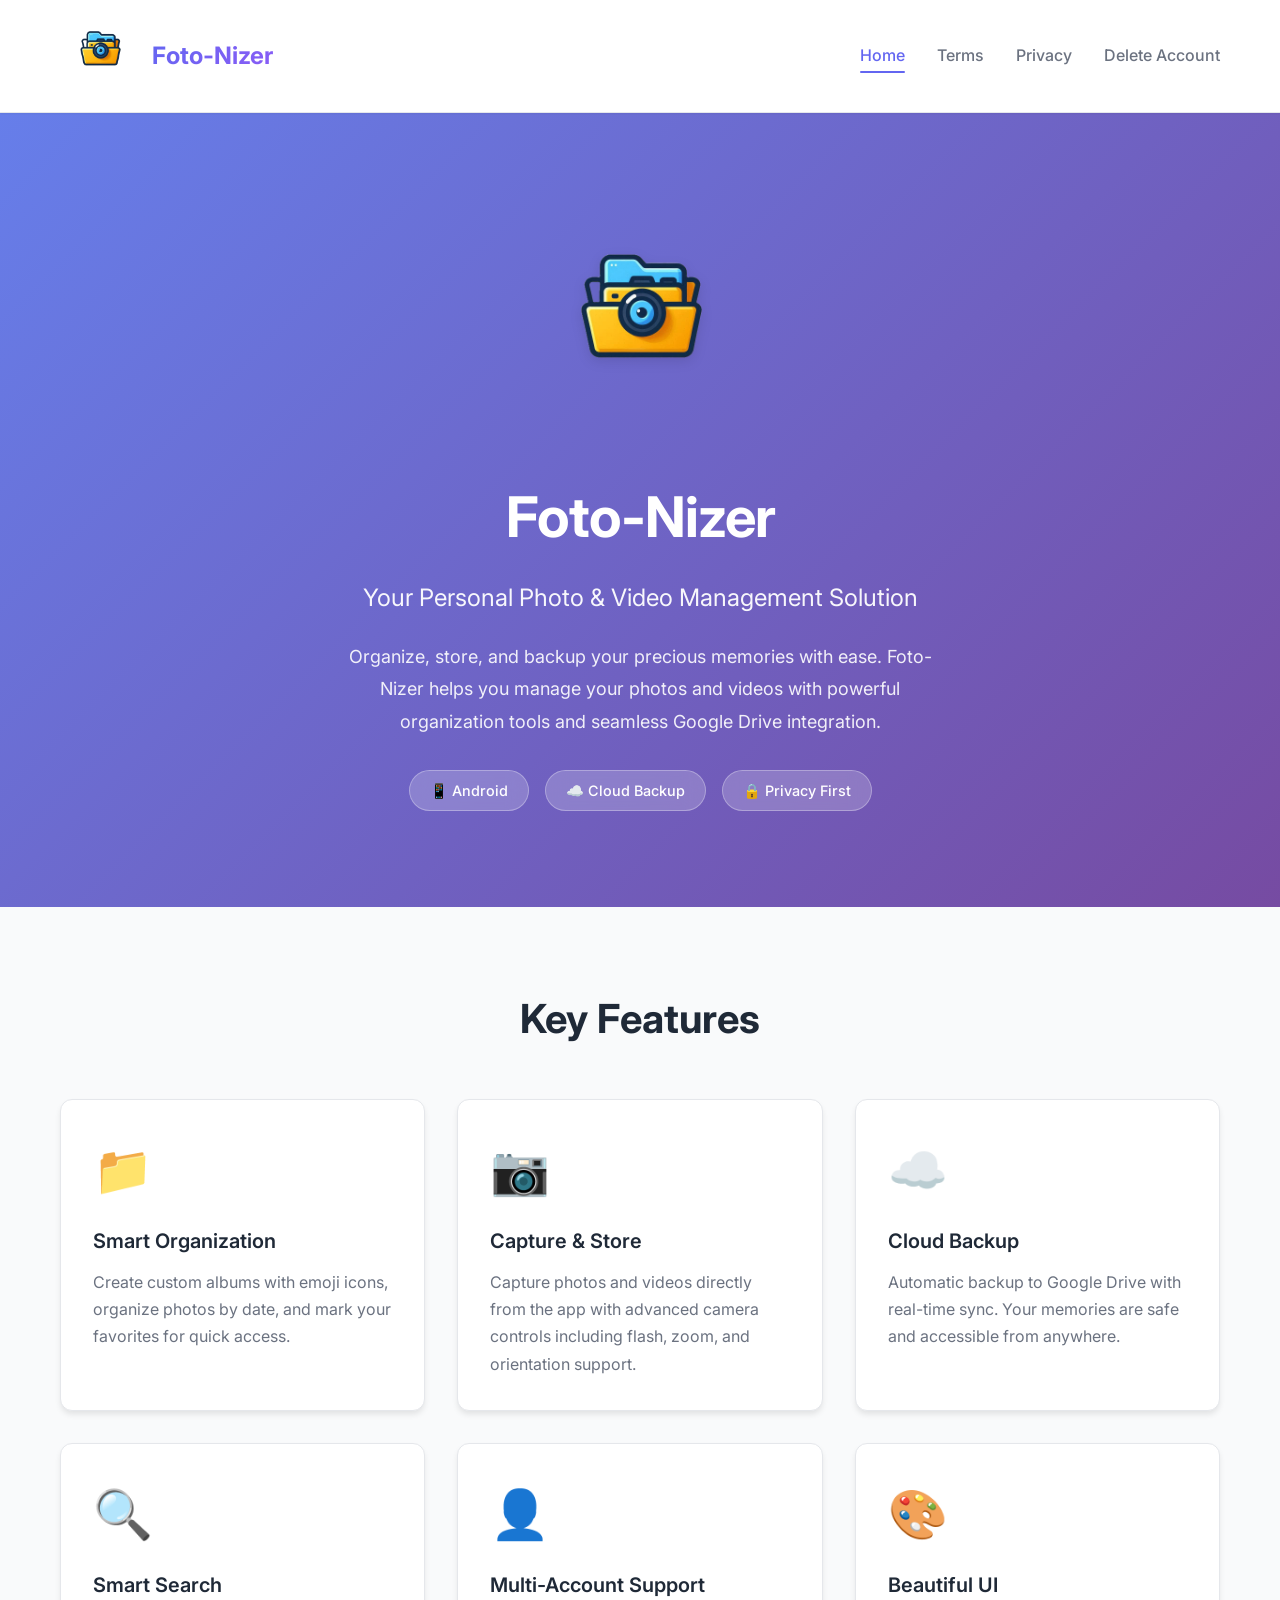
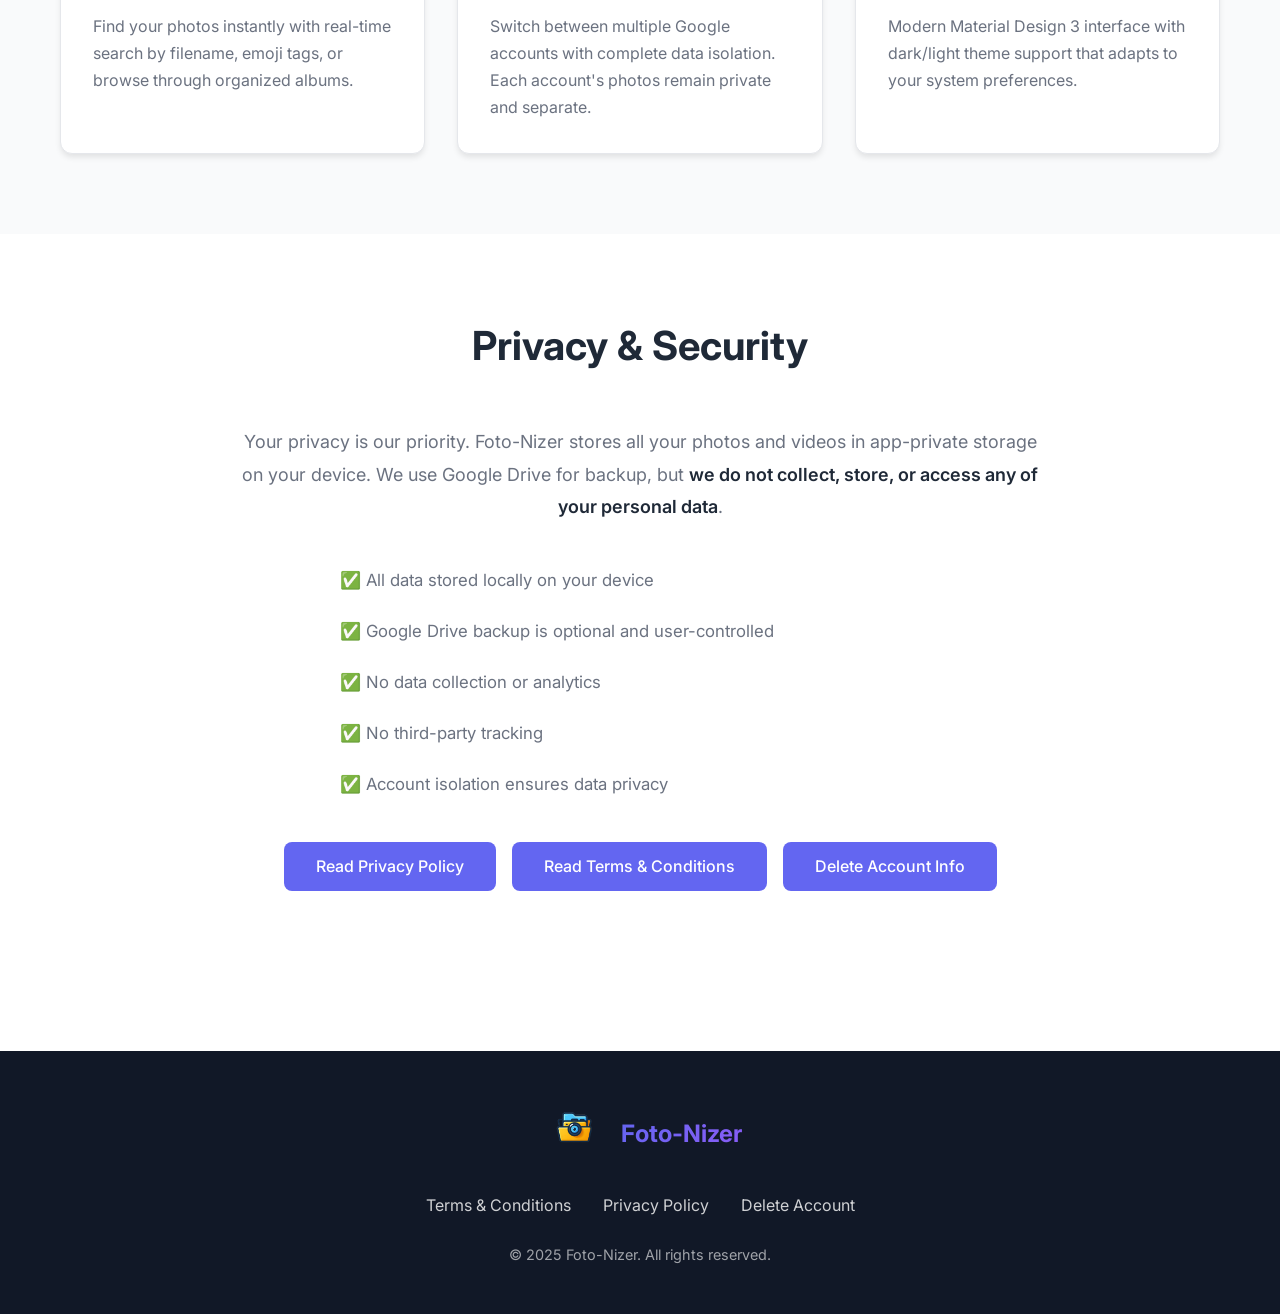
<file: website/index.html>
<!DOCTYPE html>
<html lang="en">
<head>
    <meta charset="UTF-8">
    <meta name="viewport" content="width=device-width, initial-scale=1.0">
    <meta name="description" content="Foto-Nizer - Organize, store, and backup your photos and videos with Google Drive integration">
    <title>Foto-Nizer - Photo & Video Management App</title>
    <link rel="stylesheet" href="styles.css">
    <link rel="preconnect" href="https://fonts.googleapis.com">
    <link rel="preconnect" href="https://fonts.gstatic.com" crossorigin>
    <link href="https://fonts.googleapis.com/css2?family=Inter:wght@300;400;500;600;700&display=swap" rel="stylesheet">
</head>
<body>
    <header class="header">
        <nav class="nav">
            <div class="nav-container">
                <a href="index.html" class="logo">
                    <img src="logo.png" alt="Foto-Nizer" class="logo-img">
                    <span class="logo-text">Foto-Nizer</span>
                </a>
                <div class="nav-links">
                    <a href="index.html" class="nav-link active">Home</a>
                    <a href="terms.html" class="nav-link">Terms</a>
                    <a href="privacy.html" class="nav-link">Privacy</a>
                    <a href="delete-account.html" class="nav-link">Delete Account</a>
                </div>
            </div>
        </nav>
    </header>

    <main>
        <section class="hero">
            <div class="hero-container">
                <div class="hero-content">
                    <img src="logo.png" alt="Foto-Nizer" class="hero-logo">
                    <h1 class="hero-title">Foto-Nizer</h1>
                    <p class="hero-subtitle">Your Personal Photo & Video Management Solution</p>
                    <p class="hero-description">
                        Organize, store, and backup your precious memories with ease. 
                        Foto-Nizer helps you manage your photos and videos with powerful organization 
                        tools and seamless Google Drive integration.
                    </p>
                    <div class="hero-badges">
                        <span class="badge">📱 Android</span>
                        <span class="badge">☁️ Cloud Backup</span>
                        <span class="badge">🔒 Privacy First</span>
                    </div>
                </div>
            </div>
        </section>

        <section class="features">
            <div class="container">
                <h2 class="section-title">Key Features</h2>
                <div class="features-grid">
                    <div class="feature-card">
                        <div class="feature-icon">📁</div>
                        <h3 class="feature-title">Smart Organization</h3>
                        <p class="feature-description">
                            Create custom albums with emoji icons, organize photos by date, 
                            and mark your favorites for quick access.
                        </p>
                    </div>
                    <div class="feature-card">
                        <div class="feature-icon">📷</div>
                        <h3 class="feature-title">Capture & Store</h3>
                        <p class="feature-description">
                            Capture photos and videos directly from the app with advanced 
                            camera controls including flash, zoom, and orientation support.
                        </p>
                    </div>
                    <div class="feature-card">
                        <div class="feature-icon">☁️</div>
                        <h3 class="feature-title">Cloud Backup</h3>
                        <p class="feature-description">
                            Automatic backup to Google Drive with real-time sync. 
                            Your memories are safe and accessible from anywhere.
                        </p>
                    </div>
                    <div class="feature-card">
                        <div class="feature-icon">🔍</div>
                        <h3 class="feature-title">Smart Search</h3>
                        <p class="feature-description">
                            Find your photos instantly with real-time search by filename, 
                            emoji tags, or browse through organized albums.
                        </p>
                    </div>
                    <div class="feature-card">
                        <div class="feature-icon">👤</div>
                        <h3 class="feature-title">Multi-Account Support</h3>
                        <p class="feature-description">
                            Switch between multiple Google accounts with complete data isolation. 
                            Each account's photos remain private and separate.
                        </p>
                    </div>
                    <div class="feature-card">
                        <div class="feature-icon">🎨</div>
                        <h3 class="feature-title">Beautiful UI</h3>
                        <p class="feature-description">
                            Modern Material Design 3 interface with dark/light theme support 
                            that adapts to your system preferences.
                        </p>
                    </div>
                </div>
            </div>
        </section>

        <section class="privacy-section">
            <div class="container">
                <h2 class="section-title">Privacy & Security</h2>
                <div class="privacy-content">
                    <p class="privacy-text">
                        Your privacy is our priority. Foto-Nizer stores all your photos and videos 
                        in app-private storage on your device. We use Google Drive for backup, but 
                        <strong>we do not collect, store, or access any of your personal data</strong>.
                    </p>
                    <ul class="privacy-list">
                        <li>✅ All data stored locally on your device</li>
                        <li>✅ Google Drive backup is optional and user-controlled</li>
                        <li>✅ No data collection or analytics</li>
                        <li>✅ No third-party tracking</li>
                        <li>✅ Account isolation ensures data privacy</li>
                    </ul>
                    <div class="privacy-links">
                        <a href="privacy.html" class="btn-secondary">Read Privacy Policy</a>
                        <a href="terms.html" class="btn-secondary">Read Terms & Conditions</a>
                        <a href="delete-account.html" class="btn-secondary">Delete Account Info</a>
                    </div>
                </div>
            </div>
        </section>
    </main>

    <footer class="footer">
        <div class="container">
            <div class="footer-content">
                <a href="index.html" class="footer-logo">
                    <img src="logo.png" alt="Foto-Nizer" class="logo-img">
                    <span class="logo-text">Foto-Nizer</span>
                </a>
                <div class="footer-links">
                    <a href="terms.html">Terms & Conditions</a>
                    <a href="privacy.html">Privacy Policy</a>
                    <a href="delete-account.html">Delete Account</a>
                </div>
                <p class="footer-text">© 2025 Foto-Nizer. All rights reserved.</p>
            </div>
        </div>
    </footer>
</body>
</html>
</file>
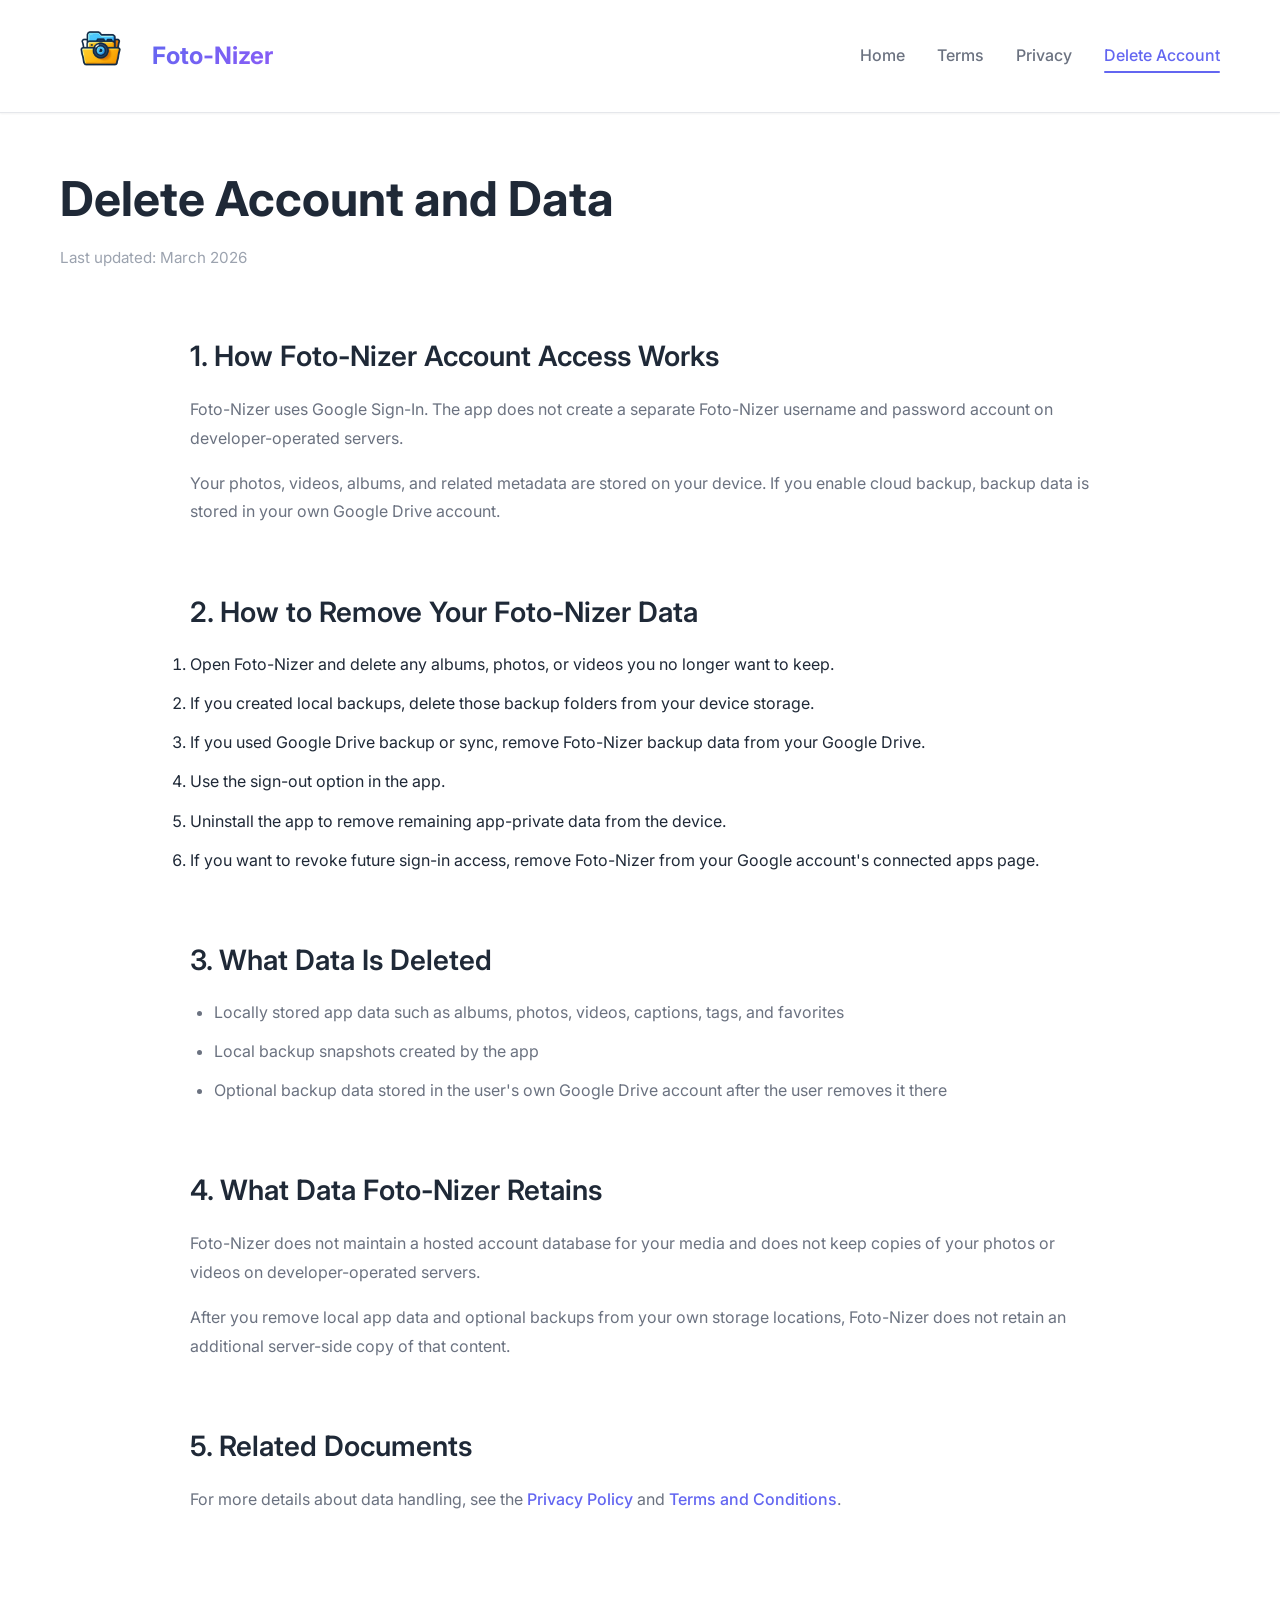
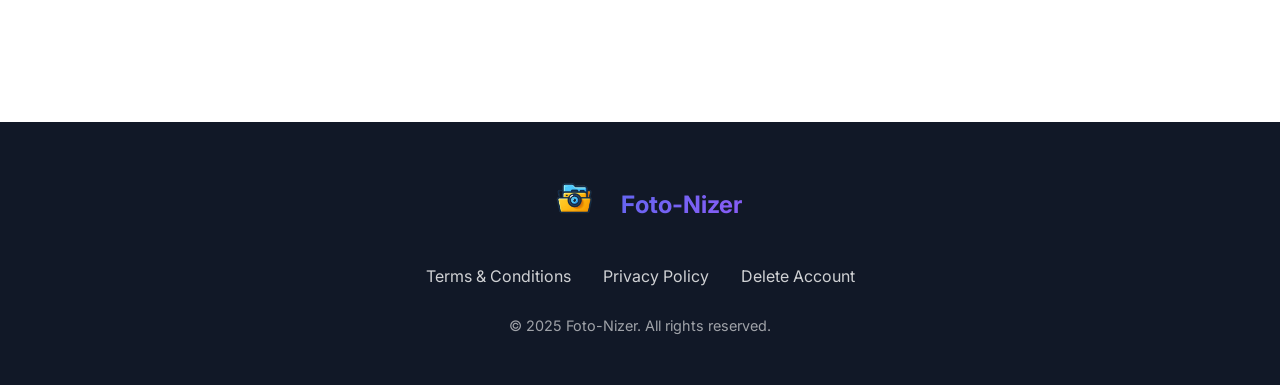
<file: website/delete-account.html>
<!DOCTYPE html>
<html lang="en">
<head>
    <meta charset="UTF-8">
    <meta name="viewport" content="width=device-width, initial-scale=1.0">
    <meta name="description" content="Account and data deletion information for Foto-Nizer">
    <title>Delete Account - Foto-Nizer</title>
    <link rel="stylesheet" href="styles.css">
    <link rel="preconnect" href="https://fonts.googleapis.com">
    <link rel="preconnect" href="https://fonts.gstatic.com" crossorigin>
    <link href="https://fonts.googleapis.com/css2?family=Inter:wght@300;400;500;600;700&display=swap" rel="stylesheet">
</head>
<body>
    <header class="header">
        <nav class="nav">
            <div class="nav-container">
                <a href="index.html" class="logo">
                    <img src="logo.png" alt="Foto-Nizer" class="logo-img">
                    <span class="logo-text">Foto-Nizer</span>
                </a>
                <div class="nav-links">
                    <a href="index.html" class="nav-link">Home</a>
                    <a href="terms.html" class="nav-link">Terms</a>
                    <a href="privacy.html" class="nav-link">Privacy</a>
                    <a href="delete-account.html" class="nav-link active">Delete Account</a>
                </div>
            </div>
        </nav>
    </header>

    <main>
        <section class="legal-page">
            <div class="container">
                <h1 class="legal-title">Delete Account and Data</h1>
                <p class="legal-updated">Last updated: March 2026</p>

                <div class="legal-content">
                    <section class="legal-section">
                        <h2>1. How Foto-Nizer Account Access Works</h2>
                        <p>
                            Foto-Nizer uses Google Sign-In. The app does not create a separate Foto-Nizer username and
                            password account on developer-operated servers.
                        </p>
                        <p>
                            Your photos, videos, albums, and related metadata are stored on your device. If you enable
                            cloud backup, backup data is stored in your own Google Drive account.
                        </p>
                    </section>

                    <section class="legal-section">
                        <h2>2. How to Remove Your Foto-Nizer Data</h2>
                        <ol>
                            <li>Open Foto-Nizer and delete any albums, photos, or videos you no longer want to keep.</li>
                            <li>If you created local backups, delete those backup folders from your device storage.</li>
                            <li>If you used Google Drive backup or sync, remove Foto-Nizer backup data from your Google Drive.</li>
                            <li>Use the sign-out option in the app.</li>
                            <li>Uninstall the app to remove remaining app-private data from the device.</li>
                            <li>If you want to revoke future sign-in access, remove Foto-Nizer from your Google account's connected apps page.</li>
                        </ol>
                    </section>

                    <section class="legal-section">
                        <h2>3. What Data Is Deleted</h2>
                        <ul>
                            <li>Locally stored app data such as albums, photos, videos, captions, tags, and favorites</li>
                            <li>Local backup snapshots created by the app</li>
                            <li>Optional backup data stored in the user's own Google Drive account after the user removes it there</li>
                        </ul>
                    </section>

                    <section class="legal-section">
                        <h2>4. What Data Foto-Nizer Retains</h2>
                        <p>
                            Foto-Nizer does not maintain a hosted account database for your media and does not keep copies
                            of your photos or videos on developer-operated servers.
                        </p>
                        <p>
                            After you remove local app data and optional backups from your own storage locations, Foto-Nizer
                            does not retain an additional server-side copy of that content.
                        </p>
                    </section>

                    <section class="legal-section">
                        <h2>5. Related Documents</h2>
                        <p>
                            For more details about data handling, see the
                            <a href="privacy.html">Privacy Policy</a> and
                            <a href="terms.html">Terms and Conditions</a>.
                        </p>
                    </section>
                </div>
            </div>
        </section>
    </main>

    <footer class="footer">
        <div class="container">
            <div class="footer-content">
                <a href="index.html" class="footer-logo">
                    <img src="logo.png" alt="Foto-Nizer" class="logo-img">
                    <span class="logo-text">Foto-Nizer</span>
                </a>
                <div class="footer-links">
                    <a href="terms.html">Terms & Conditions</a>
                    <a href="privacy.html">Privacy Policy</a>
                    <a href="delete-account.html">Delete Account</a>
                </div>
                <p class="footer-text">&copy; 2025 Foto-Nizer. All rights reserved.</p>
            </div>
        </div>
    </footer>
</body>
</html>
</file>
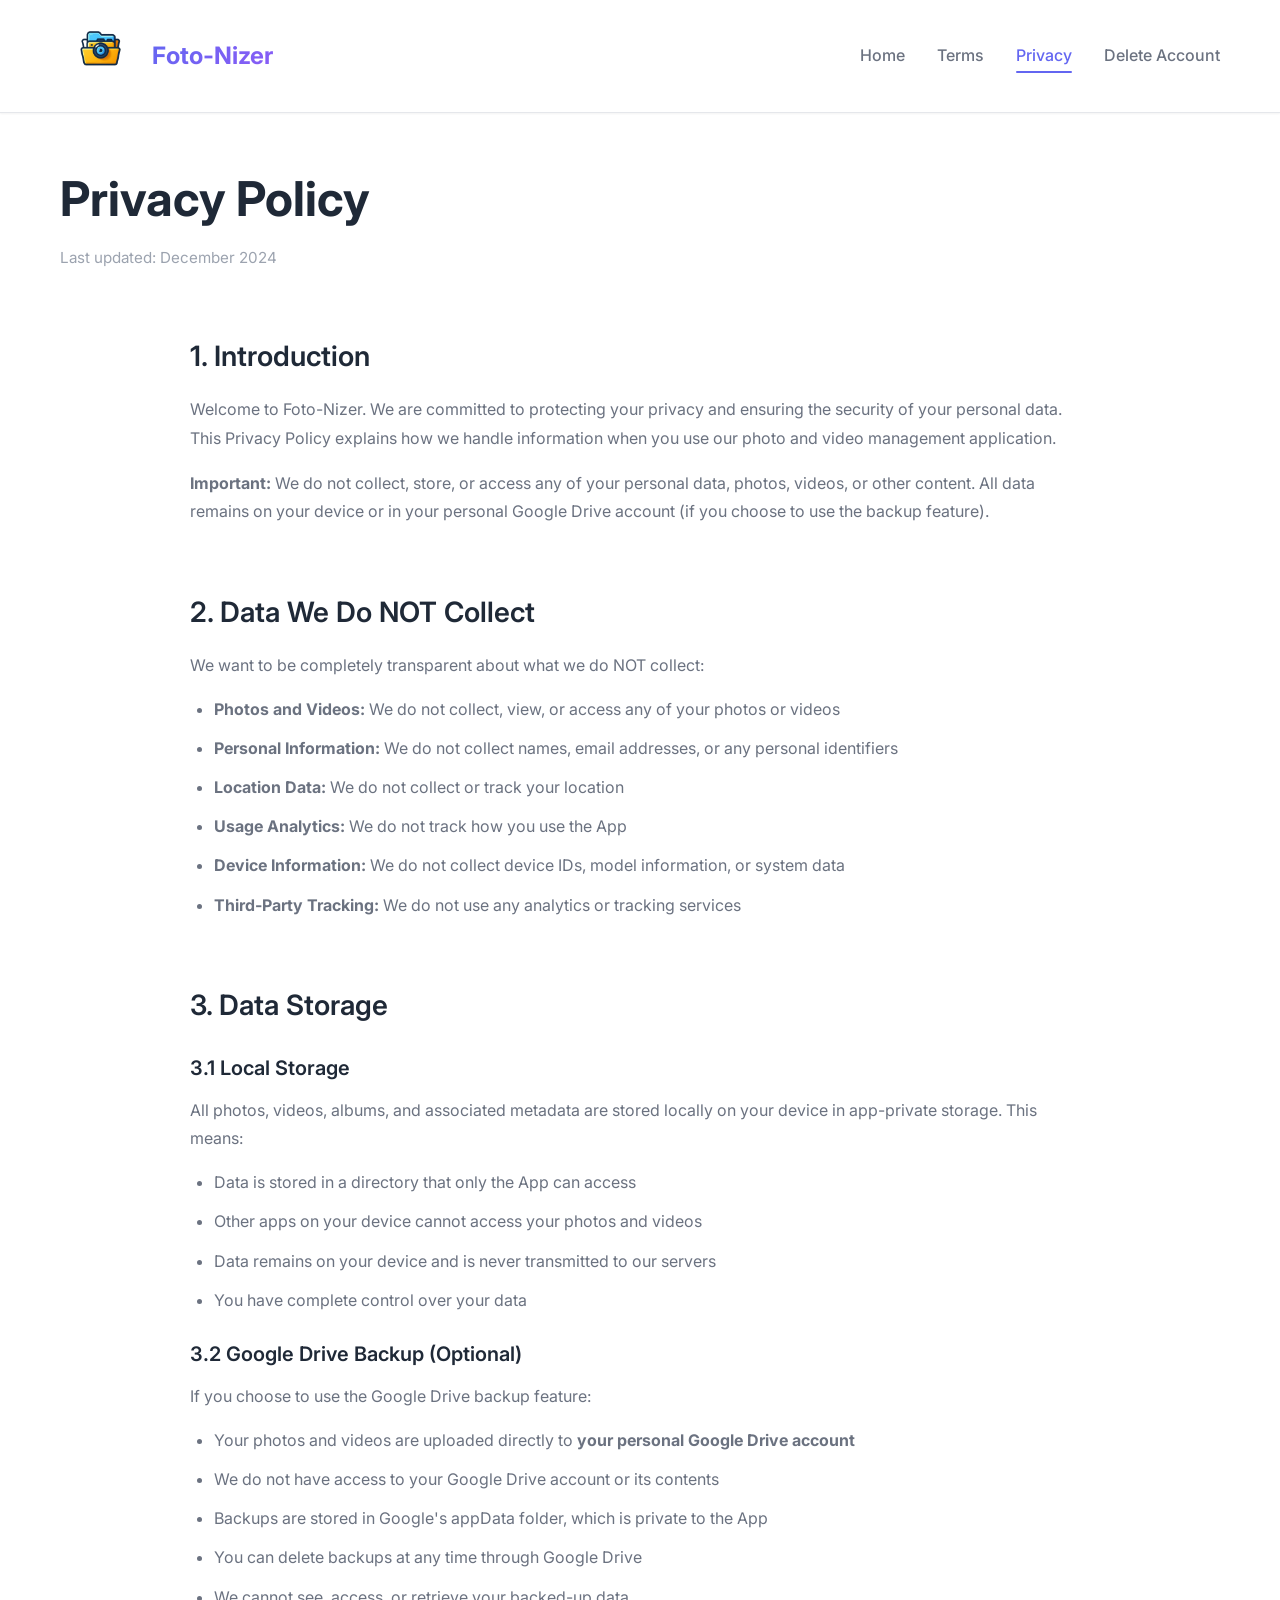
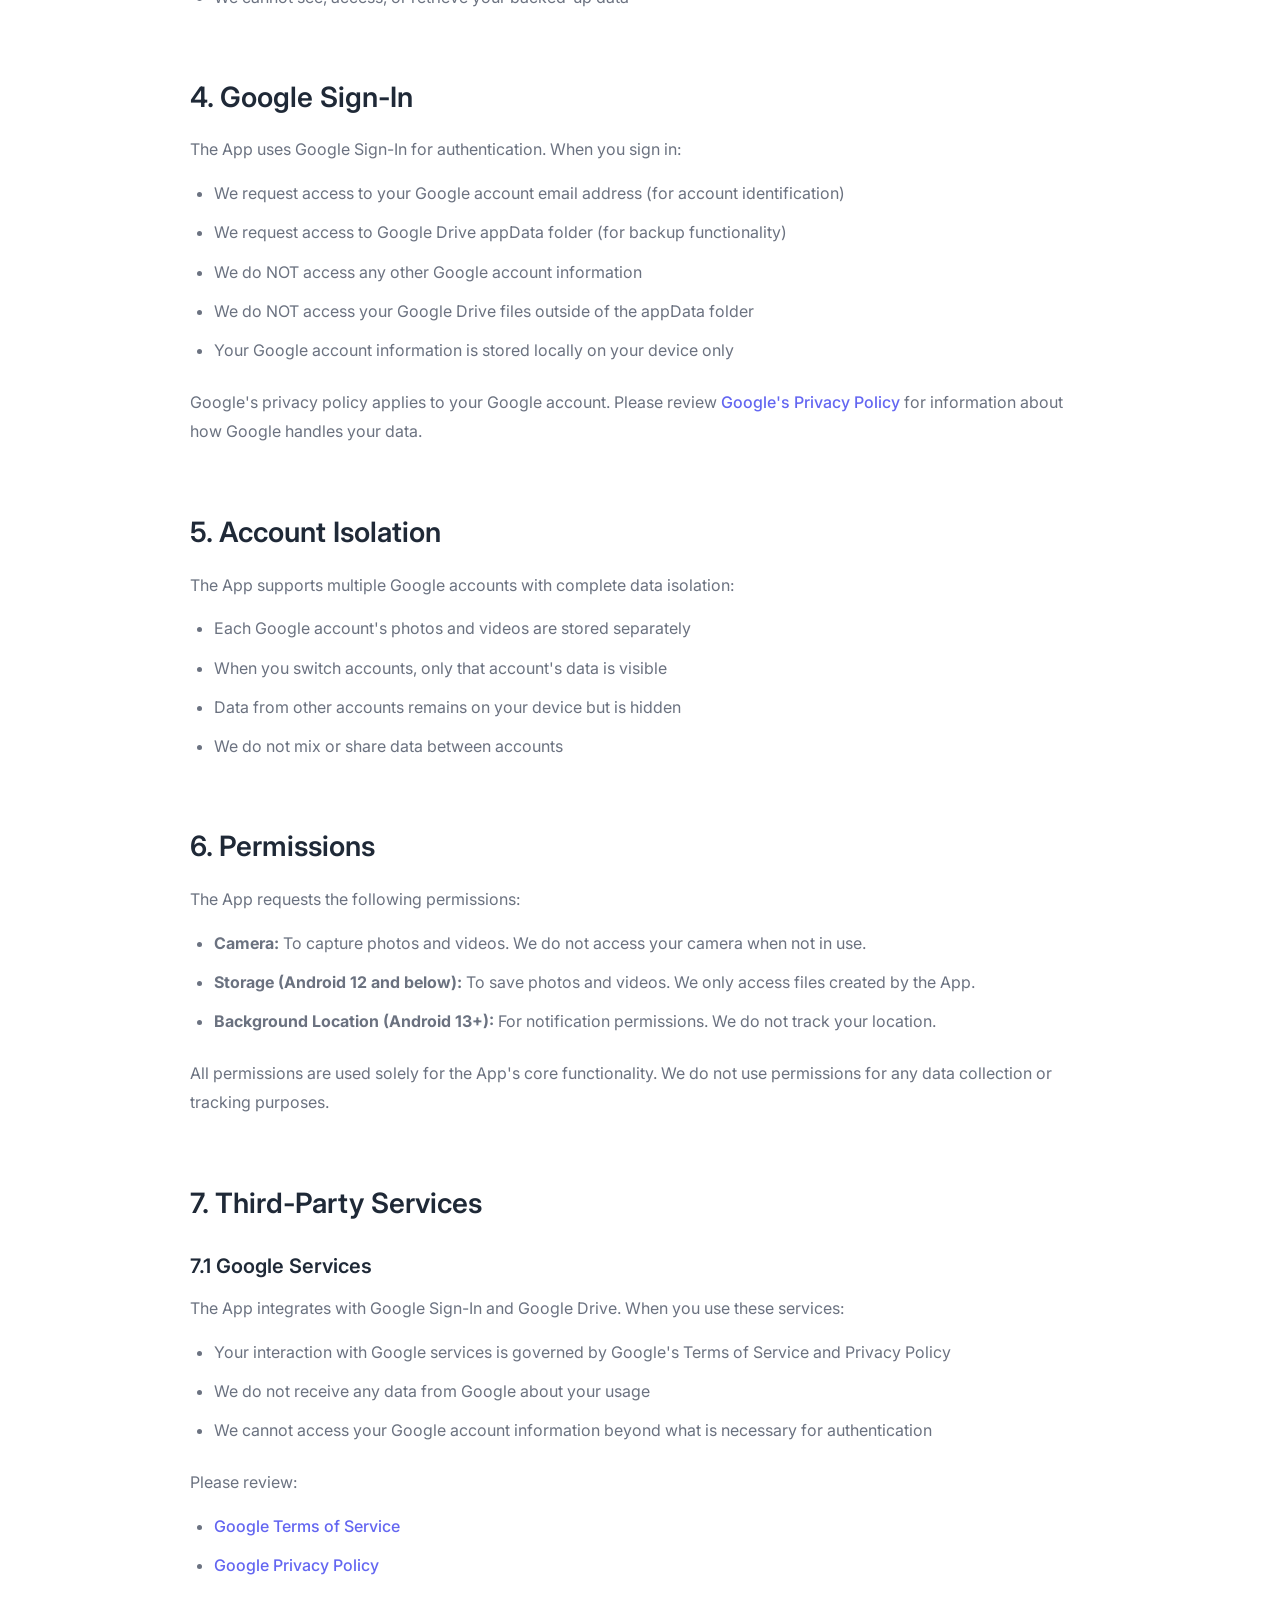
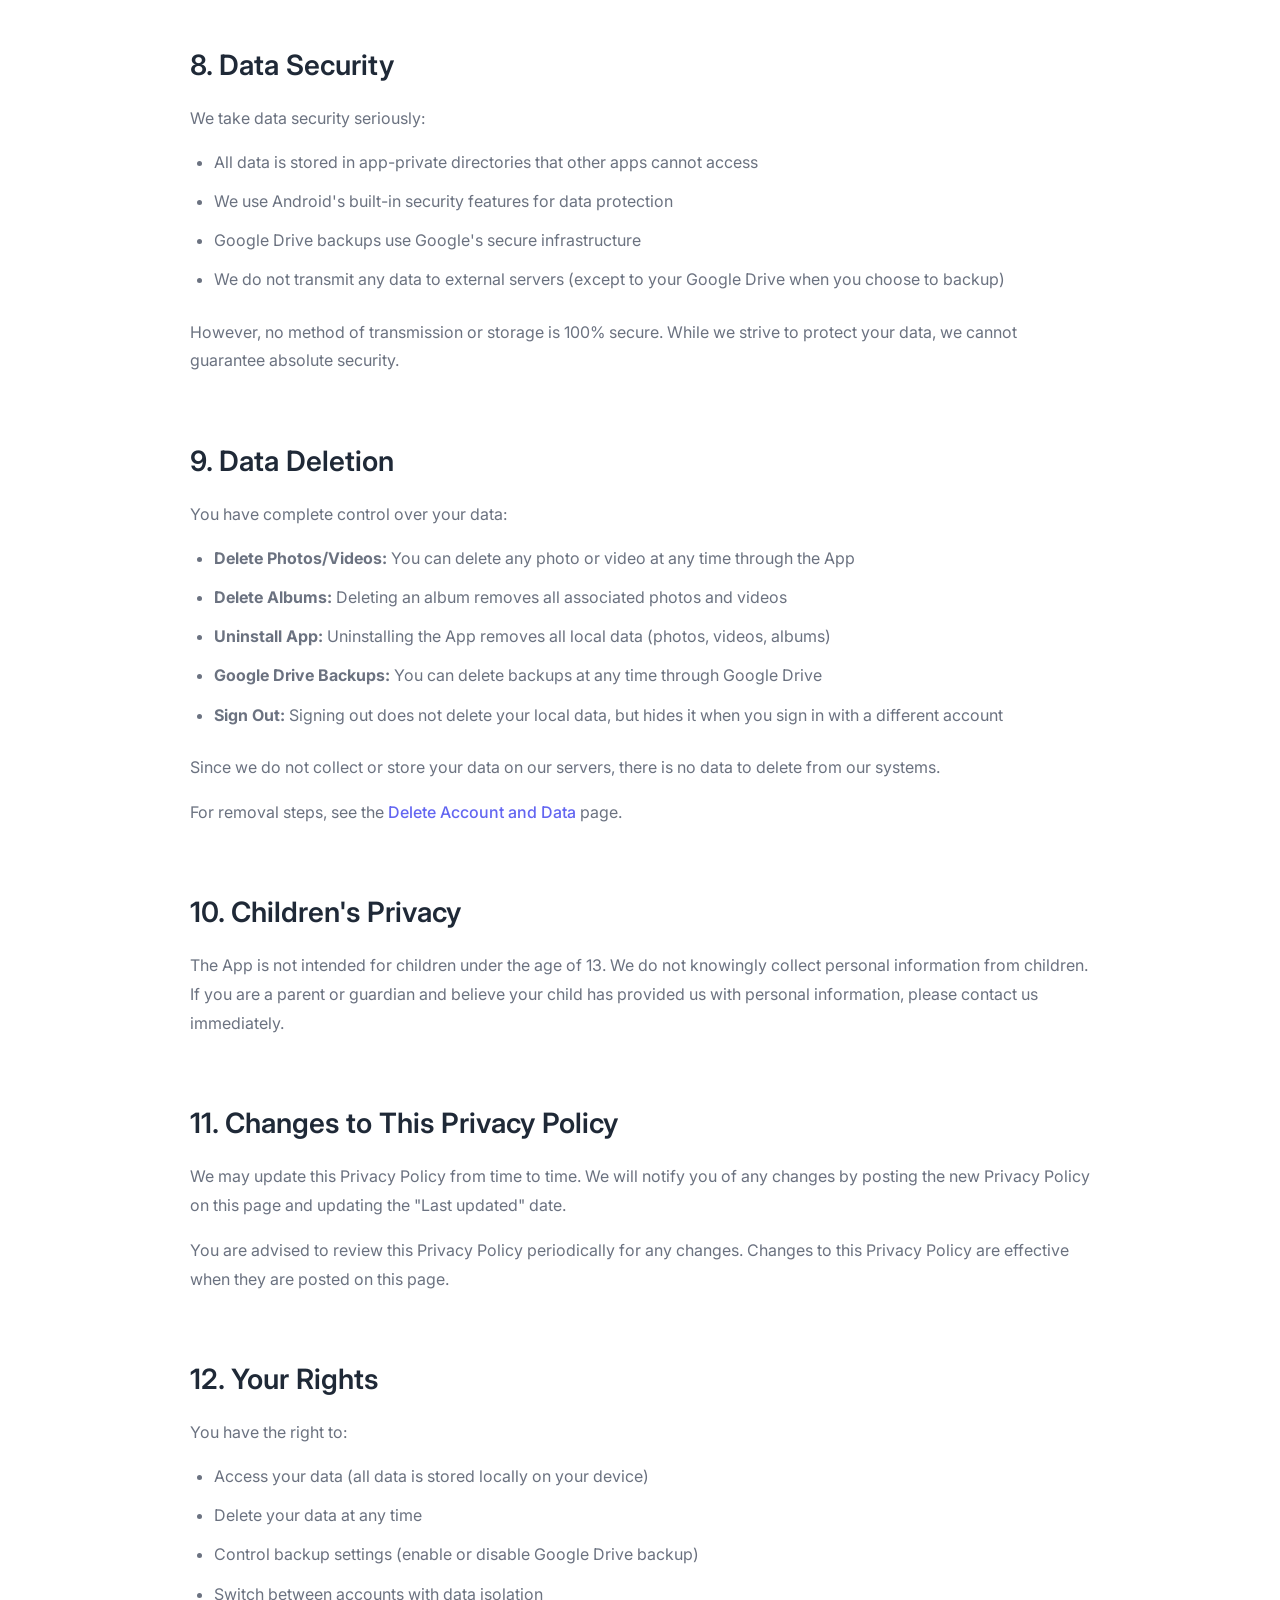
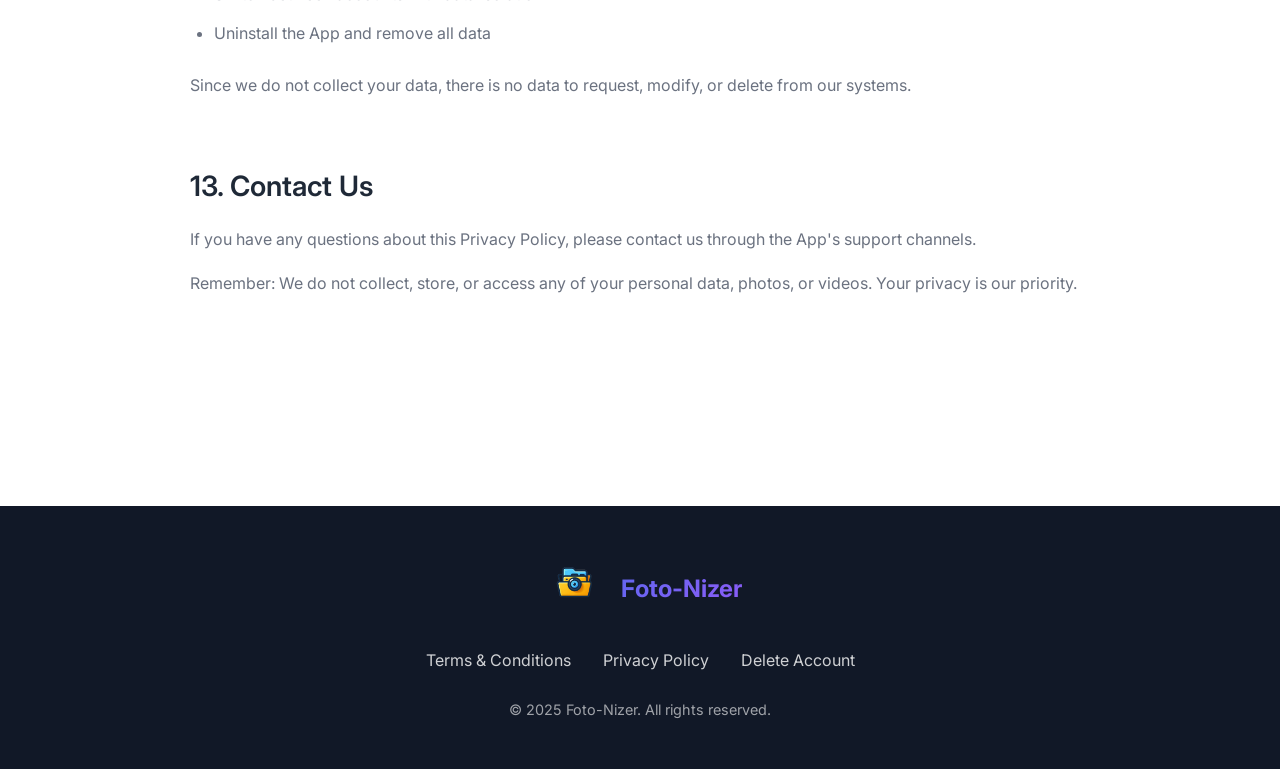
<file: website/privacy.html>
<!DOCTYPE html>
<html lang="en">
<head>
    <meta charset="UTF-8">
    <meta name="viewport" content="width=device-width, initial-scale=1.0">
    <meta name="description" content="Privacy Policy for Foto-Nizer Photo Management App">
    <title>Privacy Policy - Foto-Nizer</title>
    <link rel="stylesheet" href="styles.css">
    <link rel="preconnect" href="https://fonts.googleapis.com">
    <link rel="preconnect" href="https://fonts.gstatic.com" crossorigin>
    <link href="https://fonts.googleapis.com/css2?family=Inter:wght@300;400;500;600;700&display=swap" rel="stylesheet">
</head>
<body>
    <header class="header">
        <nav class="nav">
            <div class="nav-container">
                <a href="index.html" class="logo">
                    <img src="logo.png" alt="Foto-Nizer" class="logo-img">
                    <span class="logo-text">Foto-Nizer</span>
                </a>
                <div class="nav-links">
                    <a href="index.html" class="nav-link">Home</a>
                    <a href="terms.html" class="nav-link">Terms</a>
                    <a href="privacy.html" class="nav-link active">Privacy</a>
                    <a href="delete-account.html" class="nav-link">Delete Account</a>
                </div>
            </div>
        </nav>
    </header>

    <main>
        <section class="legal-page">
            <div class="container">
                <h1 class="legal-title">Privacy Policy</h1>
                <p class="legal-updated">Last updated: December 2024</p>

                <div class="legal-content">
                    <section class="legal-section">
                        <h2>1. Introduction</h2>
                        <p>
                            Welcome to Foto-Nizer. We are committed to protecting your privacy and ensuring the security of your personal data. 
                            This Privacy Policy explains how we handle information when you use our photo and video management application.
                        </p>
                        <p>
                            <strong>Important:</strong> We do not collect, store, or access any of your personal data, photos, videos, or other content. 
                            All data remains on your device or in your personal Google Drive account (if you choose to use the backup feature).
                        </p>
                    </section>

                    <section class="legal-section">
                        <h2>2. Data We Do NOT Collect</h2>
                        <p>We want to be completely transparent about what we do NOT collect:</p>
                        <ul>
                            <li><strong>Photos and Videos:</strong> We do not collect, view, or access any of your photos or videos</li>
                            <li><strong>Personal Information:</strong> We do not collect names, email addresses, or any personal identifiers</li>
                            <li><strong>Location Data:</strong> We do not collect or track your location</li>
                            <li><strong>Usage Analytics:</strong> We do not track how you use the App</li>
                            <li><strong>Device Information:</strong> We do not collect device IDs, model information, or system data</li>
                            <li><strong>Third-Party Tracking:</strong> We do not use any analytics or tracking services</li>
                        </ul>
                    </section>

                    <section class="legal-section">
                        <h2>3. Data Storage</h2>
                        <h3>3.1 Local Storage</h3>
                        <p>
                            All photos, videos, albums, and associated metadata are stored locally on your device in app-private storage. 
                            This means:
                        </p>
                        <ul>
                            <li>Data is stored in a directory that only the App can access</li>
                            <li>Other apps on your device cannot access your photos and videos</li>
                            <li>Data remains on your device and is never transmitted to our servers</li>
                            <li>You have complete control over your data</li>
                        </ul>

                        <h3>3.2 Google Drive Backup (Optional)</h3>
                        <p>
                            If you choose to use the Google Drive backup feature:
                        </p>
                        <ul>
                            <li>Your photos and videos are uploaded directly to <strong>your personal Google Drive account</strong></li>
                            <li>We do not have access to your Google Drive account or its contents</li>
                            <li>Backups are stored in Google's appData folder, which is private to the App</li>
                            <li>You can delete backups at any time through Google Drive</li>
                            <li>We cannot see, access, or retrieve your backed-up data</li>
                        </ul>
                    </section>

                    <section class="legal-section">
                        <h2>4. Google Sign-In</h2>
                        <p>
                            The App uses Google Sign-In for authentication. When you sign in:
                        </p>
                        <ul>
                            <li>We request access to your Google account email address (for account identification)</li>
                            <li>We request access to Google Drive appData folder (for backup functionality)</li>
                            <li>We do NOT access any other Google account information</li>
                            <li>We do NOT access your Google Drive files outside of the appData folder</li>
                            <li>Your Google account information is stored locally on your device only</li>
                        </ul>
                        <p>
                            Google's privacy policy applies to your Google account. Please review 
                            <a href="https://policies.google.com/privacy" target="_blank" rel="noopener noreferrer">Google's Privacy Policy</a> 
                            for information about how Google handles your data.
                        </p>
                    </section>

                    <section class="legal-section">
                        <h2>5. Account Isolation</h2>
                        <p>
                            The App supports multiple Google accounts with complete data isolation:
                        </p>
                        <ul>
                            <li>Each Google account's photos and videos are stored separately</li>
                            <li>When you switch accounts, only that account's data is visible</li>
                            <li>Data from other accounts remains on your device but is hidden</li>
                            <li>We do not mix or share data between accounts</li>
                        </ul>
                    </section>

                    <section class="legal-section">
                        <h2>6. Permissions</h2>
                        <p>The App requests the following permissions:</p>
                        <ul>
                            <li><strong>Camera:</strong> To capture photos and videos. We do not access your camera when not in use.</li>
                            <li><strong>Storage (Android 12 and below):</strong> To save photos and videos. We only access files created by the App.</li>
                            <li><strong>Background Location (Android 13+):</strong> For notification permissions. We do not track your location.</li>
                        </ul>
                        <p>
                            All permissions are used solely for the App's core functionality. We do not use permissions 
                            for any data collection or tracking purposes.
                        </p>
                    </section>

                    <section class="legal-section">
                        <h2>7. Third-Party Services</h2>
                        <h3>7.1 Google Services</h3>
                        <p>
                            The App integrates with Google Sign-In and Google Drive. When you use these services:
                        </p>
                        <ul>
                            <li>Your interaction with Google services is governed by Google's Terms of Service and Privacy Policy</li>
                            <li>We do not receive any data from Google about your usage</li>
                            <li>We cannot access your Google account information beyond what is necessary for authentication</li>
                        </ul>
                        <p>
                            Please review:
                        </p>
                        <ul>
                            <li><a href="https://policies.google.com/terms" target="_blank" rel="noopener noreferrer">Google Terms of Service</a></li>
                            <li><a href="https://policies.google.com/privacy" target="_blank" rel="noopener noreferrer">Google Privacy Policy</a></li>
                        </ul>
                    </section>

                    <section class="legal-section">
                        <h2>8. Data Security</h2>
                        <p>
                            We take data security seriously:
                        </p>
                        <ul>
                            <li>All data is stored in app-private directories that other apps cannot access</li>
                            <li>We use Android's built-in security features for data protection</li>
                            <li>Google Drive backups use Google's secure infrastructure</li>
                            <li>We do not transmit any data to external servers (except to your Google Drive when you choose to backup)</li>
                        </ul>
                        <p>
                            However, no method of transmission or storage is 100% secure. While we strive to protect your data, 
                            we cannot guarantee absolute security.
                        </p>
                    </section>

                    <section class="legal-section">
                        <h2>9. Data Deletion</h2>
                        <p>
                            You have complete control over your data:
                        </p>
                        <ul>
                            <li><strong>Delete Photos/Videos:</strong> You can delete any photo or video at any time through the App</li>
                            <li><strong>Delete Albums:</strong> Deleting an album removes all associated photos and videos</li>
                            <li><strong>Uninstall App:</strong> Uninstalling the App removes all local data (photos, videos, albums)</li>
                            <li><strong>Google Drive Backups:</strong> You can delete backups at any time through Google Drive</li>
                            <li><strong>Sign Out:</strong> Signing out does not delete your local data, but hides it when you sign in with a different account</li>
                        </ul>
                        <p>
                            Since we do not collect or store your data on our servers, there is no data to delete from our systems.
                        </p>
                        <p>
                            For removal steps, see the <a href="delete-account.html">Delete Account and Data</a> page.
                        </p>
                    </section>

                    <section class="legal-section">
                        <h2>10. Children's Privacy</h2>
                        <p>
                            The App is not intended for children under the age of 13. We do not knowingly collect personal information 
                            from children. If you are a parent or guardian and believe your child has provided us with personal information, 
                            please contact us immediately.
                        </p>
                    </section>

                    <section class="legal-section">
                        <h2>11. Changes to This Privacy Policy</h2>
                        <p>
                            We may update this Privacy Policy from time to time. We will notify you of any changes by posting 
                            the new Privacy Policy on this page and updating the "Last updated" date.
                        </p>
                        <p>
                            You are advised to review this Privacy Policy periodically for any changes. 
                            Changes to this Privacy Policy are effective when they are posted on this page.
                        </p>
                    </section>

                    <section class="legal-section">
                        <h2>12. Your Rights</h2>
                        <p>You have the right to:</p>
                        <ul>
                            <li>Access your data (all data is stored locally on your device)</li>
                            <li>Delete your data at any time</li>
                            <li>Control backup settings (enable or disable Google Drive backup)</li>
                            <li>Switch between accounts with data isolation</li>
                            <li>Uninstall the App and remove all data</li>
                        </ul>
                        <p>
                            Since we do not collect your data, there is no data to request, modify, or delete from our systems.
                        </p>
                    </section>

                    <section class="legal-section">
                        <h2>13. Contact Us</h2>
                        <p>
                            If you have any questions about this Privacy Policy, please contact us through the App's support channels.
                        </p>
                        <p>
                            Remember: We do not collect, store, or access any of your personal data, photos, or videos. 
                            Your privacy is our priority.
                        </p>
                    </section>
                </div>
            </div>
        </section>
    </main>

    <footer class="footer">
        <div class="container">
            <div class="footer-content">
                <a href="index.html" class="footer-logo">
                    <img src="logo.png" alt="Foto-Nizer" class="logo-img">
                    <span class="logo-text">Foto-Nizer</span>
                </a>
                <div class="footer-links">
                    <a href="terms.html">Terms & Conditions</a>
                    <a href="privacy.html">Privacy Policy</a>
                    <a href="delete-account.html">Delete Account</a>
                </div>
                <p class="footer-text">© 2025 Foto-Nizer. All rights reserved.</p>
            </div>
        </div>
    </footer>
</body>
</html>
</file>
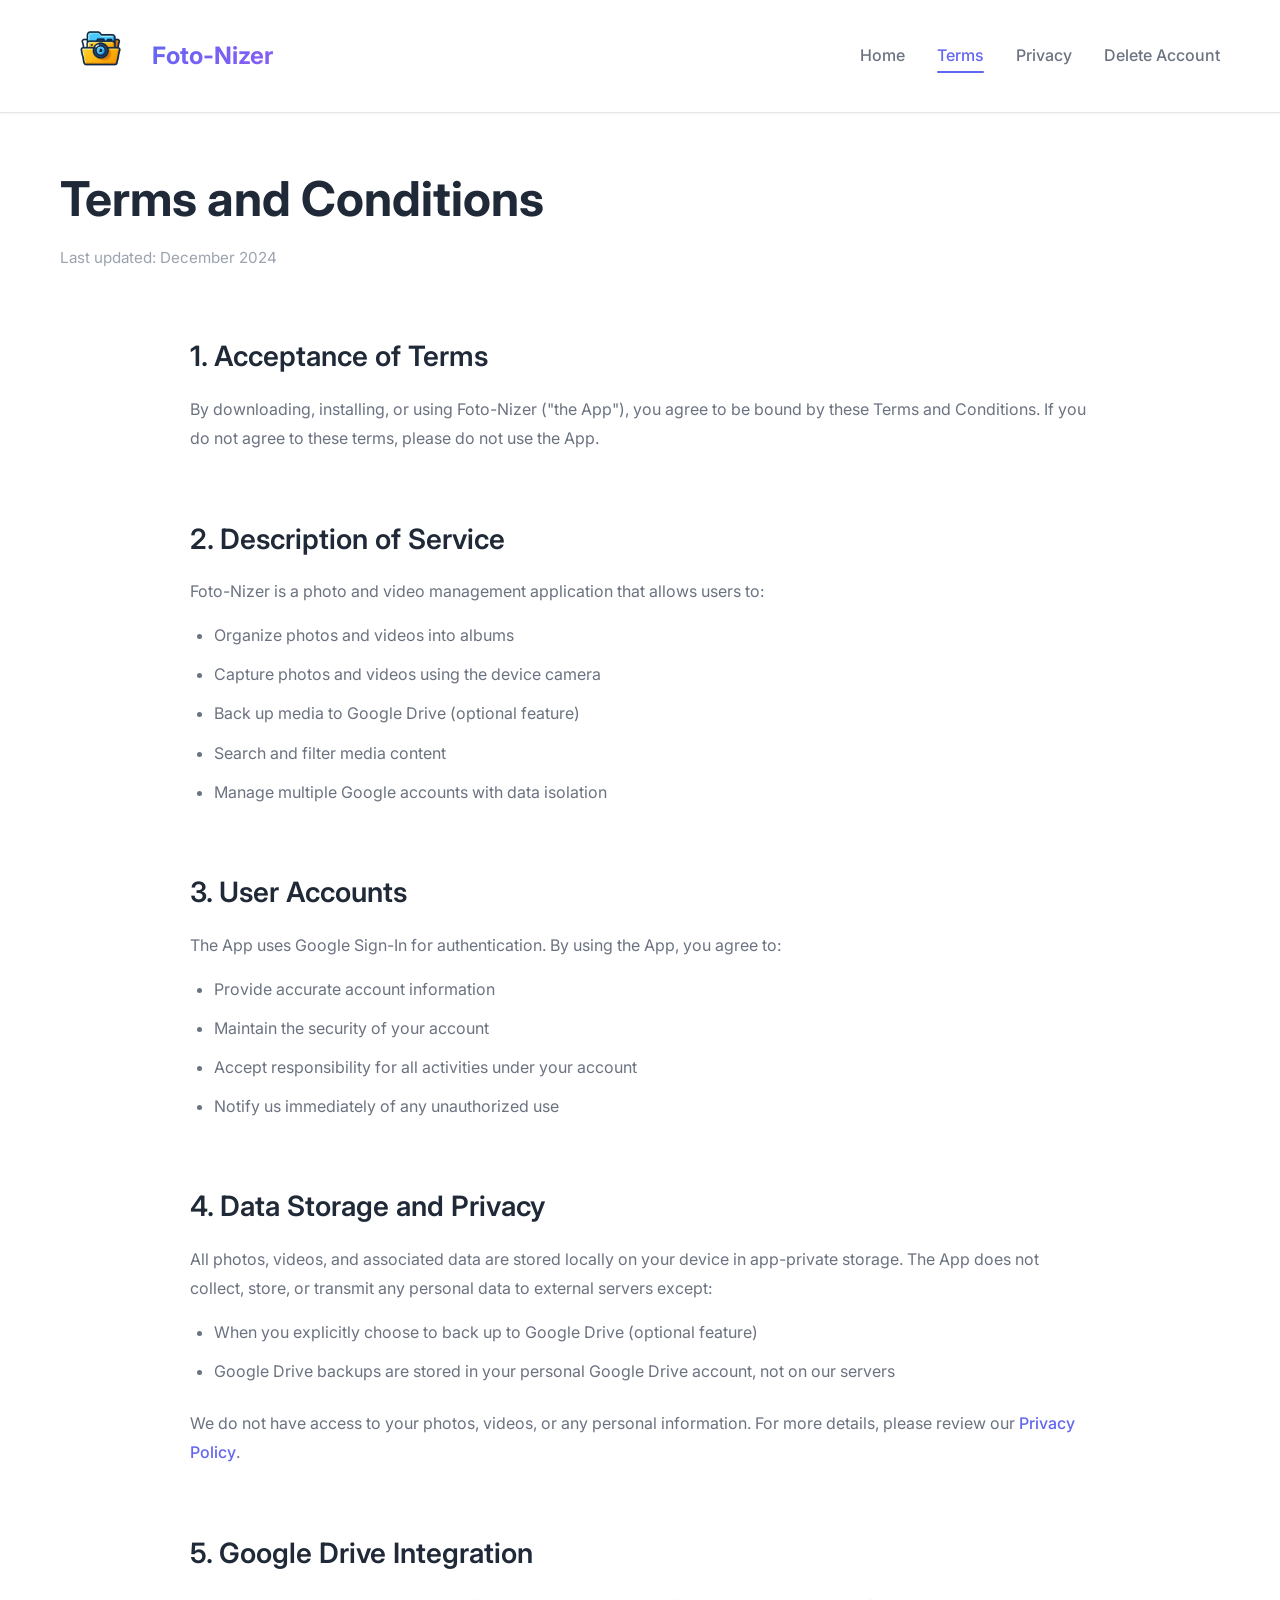
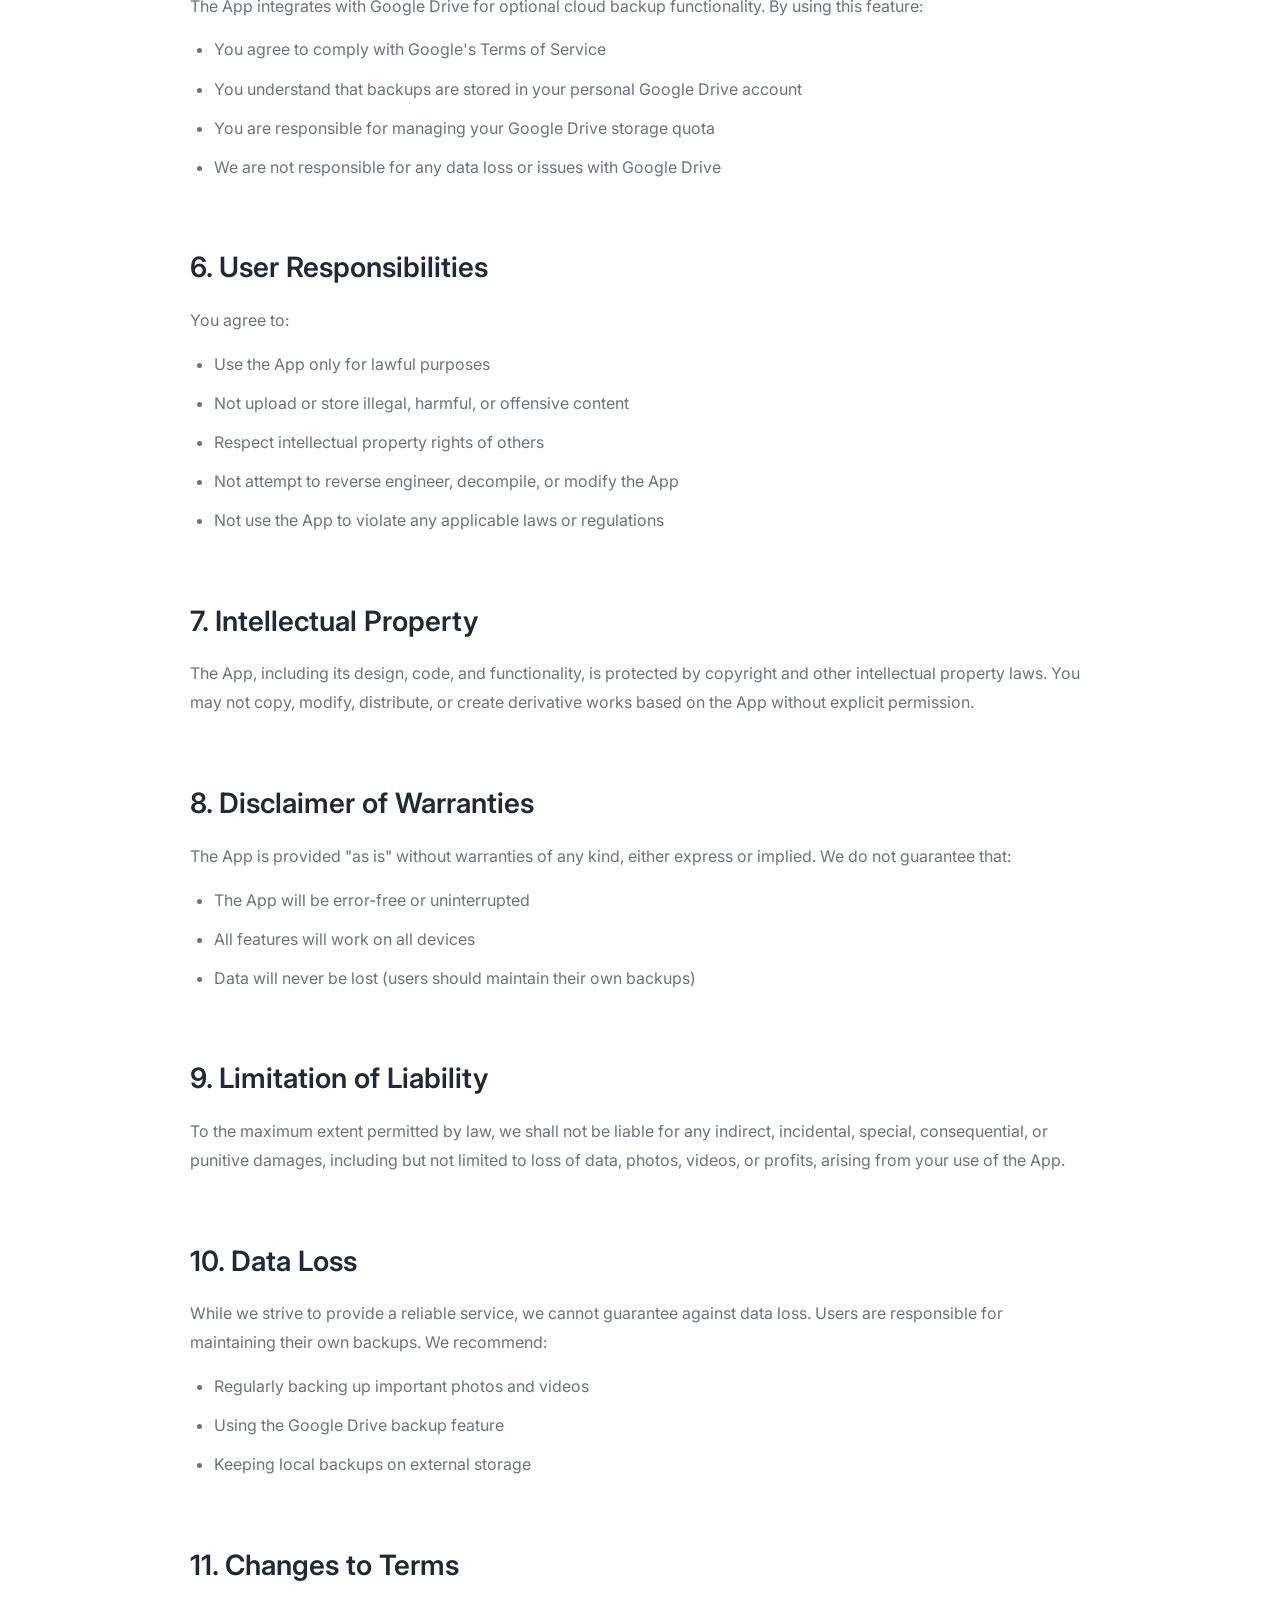
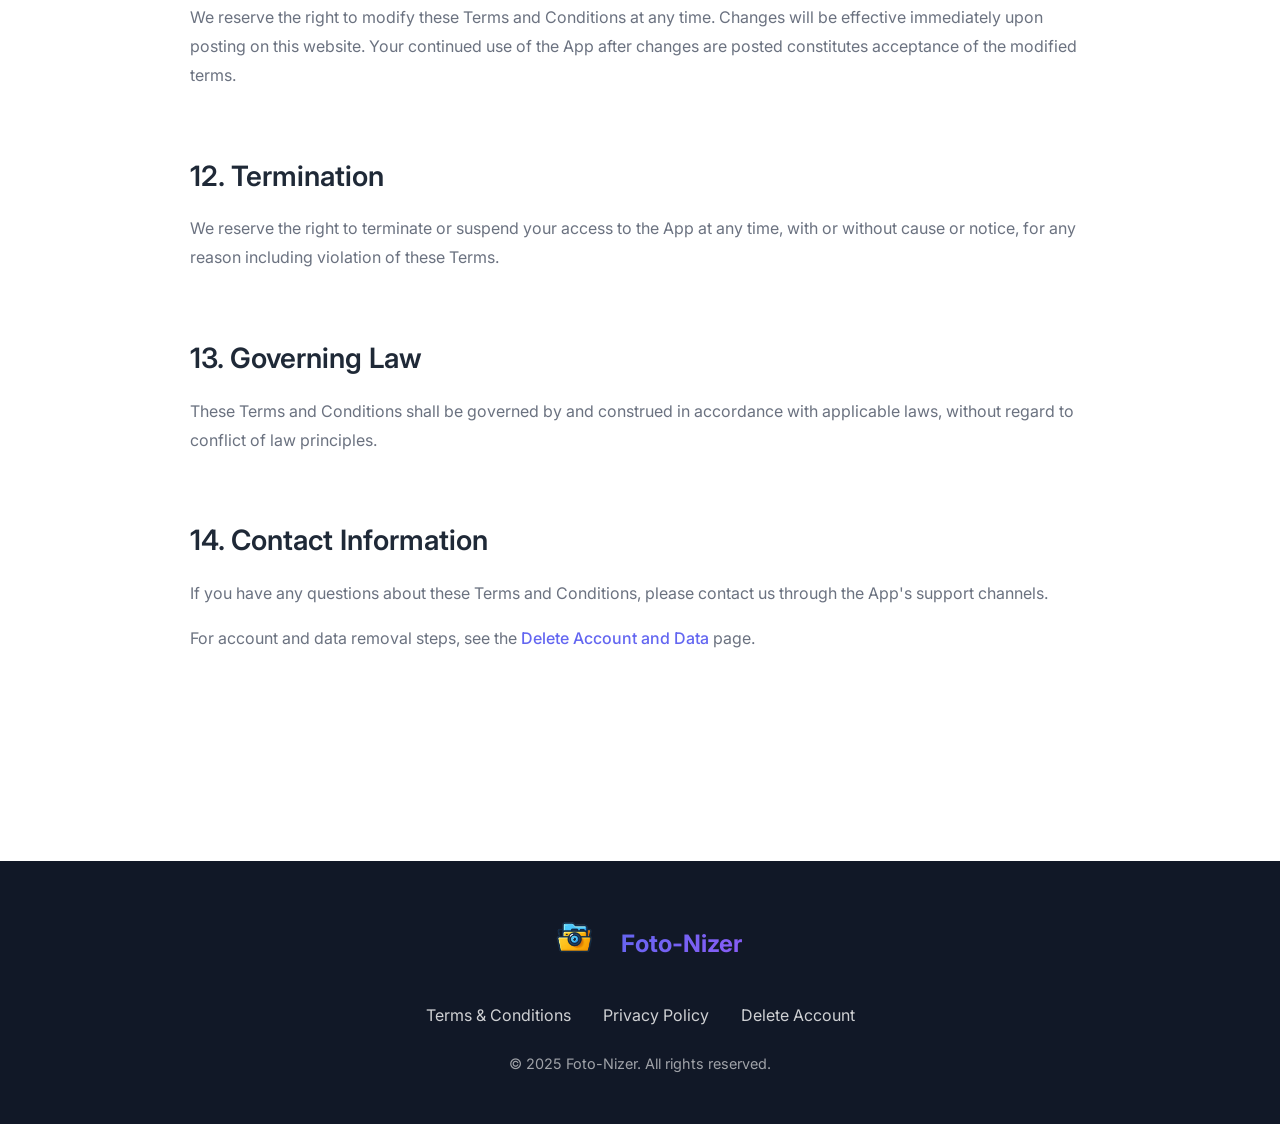
<file: website/terms.html>
<!DOCTYPE html>
<html lang="en">
<head>
    <meta charset="UTF-8">
    <meta name="viewport" content="width=device-width, initial-scale=1.0">
    <meta name="description" content="Terms and Conditions for Foto-Nizer Photo Management App">
    <title>Terms & Conditions - Foto-Nizer</title>
    <link rel="stylesheet" href="styles.css">
    <link rel="preconnect" href="https://fonts.googleapis.com">
    <link rel="preconnect" href="https://fonts.gstatic.com" crossorigin>
    <link href="https://fonts.googleapis.com/css2?family=Inter:wght@300;400;500;600;700&display=swap" rel="stylesheet">
</head>
<body>
    <header class="header">
        <nav class="nav">
            <div class="nav-container">
                <a href="index.html" class="logo">
                    <img src="logo.png" alt="Foto-Nizer" class="logo-img">
                    <span class="logo-text">Foto-Nizer</span>
                </a>
                <div class="nav-links">
                    <a href="index.html" class="nav-link">Home</a>
                    <a href="terms.html" class="nav-link active">Terms</a>
                    <a href="privacy.html" class="nav-link">Privacy</a>
                    <a href="delete-account.html" class="nav-link">Delete Account</a>
                </div>
            </div>
        </nav>
    </header>

    <main>
        <section class="legal-page">
            <div class="container">
                <h1 class="legal-title">Terms and Conditions</h1>
                <p class="legal-updated">Last updated: December 2024</p>

                <div class="legal-content">
                    <section class="legal-section">
                        <h2>1. Acceptance of Terms</h2>
                        <p>
                            By downloading, installing, or using Foto-Nizer ("the App"), you agree to be bound by these Terms and Conditions. If you do not agree to these terms, please do not use the App.
                        </p>
                    </section>

                    <section class="legal-section">
                        <h2>2. Description of Service</h2>
                        <p>
                            Foto-Nizer is a photo and video management application that allows users to:
                        </p>
                        <ul>
                            <li>Organize photos and videos into albums</li>
                            <li>Capture photos and videos using the device camera</li>
                            <li>Back up media to Google Drive (optional feature)</li>
                            <li>Search and filter media content</li>
                            <li>Manage multiple Google accounts with data isolation</li>
                        </ul>
                    </section>

                    <section class="legal-section">
                        <h2>3. User Accounts</h2>
                        <p>
                            The App uses Google Sign-In for authentication. By using the App, you agree to:
                        </p>
                        <ul>
                            <li>Provide accurate account information</li>
                            <li>Maintain the security of your account</li>
                            <li>Accept responsibility for all activities under your account</li>
                            <li>Notify us immediately of any unauthorized use</li>
                        </ul>
                    </section>

                    <section class="legal-section">
                        <h2>4. Data Storage and Privacy</h2>
                        <p>
                            All photos, videos, and associated data are stored locally on your device in app-private storage. 
                            The App does not collect, store, or transmit any personal data to external servers except:
                        </p>
                        <ul>
                            <li>When you explicitly choose to back up to Google Drive (optional feature)</li>
                            <li>Google Drive backups are stored in your personal Google Drive account, not on our servers</li>
                        </ul>
                        <p>
                            We do not have access to your photos, videos, or any personal information. 
                            For more details, please review our <a href="privacy.html">Privacy Policy</a>.
                        </p>
                    </section>

                    <section class="legal-section">
                        <h2>5. Google Drive Integration</h2>
                        <p>
                            The App integrates with Google Drive for optional cloud backup functionality. By using this feature:
                        </p>
                        <ul>
                            <li>You agree to comply with Google's Terms of Service</li>
                            <li>You understand that backups are stored in your personal Google Drive account</li>
                            <li>You are responsible for managing your Google Drive storage quota</li>
                            <li>We are not responsible for any data loss or issues with Google Drive</li>
                        </ul>
                    </section>

                    <section class="legal-section">
                        <h2>6. User Responsibilities</h2>
                        <p>You agree to:</p>
                        <ul>
                            <li>Use the App only for lawful purposes</li>
                            <li>Not upload or store illegal, harmful, or offensive content</li>
                            <li>Respect intellectual property rights of others</li>
                            <li>Not attempt to reverse engineer, decompile, or modify the App</li>
                            <li>Not use the App to violate any applicable laws or regulations</li>
                        </ul>
                    </section>

                    <section class="legal-section">
                        <h2>7. Intellectual Property</h2>
                        <p>
                            The App, including its design, code, and functionality, is protected by copyright and other intellectual property laws. 
                            You may not copy, modify, distribute, or create derivative works based on the App without explicit permission.
                        </p>
                    </section>

                    <section class="legal-section">
                        <h2>8. Disclaimer of Warranties</h2>
                        <p>
                            The App is provided "as is" without warranties of any kind, either express or implied. 
                            We do not guarantee that:
                        </p>
                        <ul>
                            <li>The App will be error-free or uninterrupted</li>
                            <li>All features will work on all devices</li>
                            <li>Data will never be lost (users should maintain their own backups)</li>
                        </ul>
                    </section>

                    <section class="legal-section">
                        <h2>9. Limitation of Liability</h2>
                        <p>
                            To the maximum extent permitted by law, we shall not be liable for any indirect, incidental, 
                            special, consequential, or punitive damages, including but not limited to loss of data, photos, 
                            videos, or profits, arising from your use of the App.
                        </p>
                    </section>

                    <section class="legal-section">
                        <h2>10. Data Loss</h2>
                        <p>
                            While we strive to provide a reliable service, we cannot guarantee against data loss. 
                            Users are responsible for maintaining their own backups. We recommend:
                        </p>
                        <ul>
                            <li>Regularly backing up important photos and videos</li>
                            <li>Using the Google Drive backup feature</li>
                            <li>Keeping local backups on external storage</li>
                        </ul>
                    </section>

                    <section class="legal-section">
                        <h2>11. Changes to Terms</h2>
                        <p>
                            We reserve the right to modify these Terms and Conditions at any time. 
                            Changes will be effective immediately upon posting on this website. 
                            Your continued use of the App after changes are posted constitutes acceptance of the modified terms.
                        </p>
                    </section>

                    <section class="legal-section">
                        <h2>12. Termination</h2>
                        <p>
                            We reserve the right to terminate or suspend your access to the App at any time, 
                            with or without cause or notice, for any reason including violation of these Terms.
                        </p>
                    </section>

                    <section class="legal-section">
                        <h2>13. Governing Law</h2>
                        <p>
                            These Terms and Conditions shall be governed by and construed in accordance with applicable laws, 
                            without regard to conflict of law principles.
                        </p>
                    </section>

                    <section class="legal-section">
                        <h2>14. Contact Information</h2>
                        <p>
                            If you have any questions about these Terms and Conditions, please contact us through the App's support channels.
                        </p>
                        <p>
                            For account and data removal steps, see the <a href="delete-account.html">Delete Account and Data</a> page.
                        </p>
                    </section>
                </div>
            </div>
        </section>
    </main>

    <footer class="footer">
        <div class="container">
            <div class="footer-content">
                <a href="index.html" class="footer-logo">
                    <img src="logo.png" alt="Foto-Nizer" class="logo-img">
                    <span class="logo-text">Foto-Nizer</span>
                </a>
                <div class="footer-links">
                    <a href="terms.html">Terms & Conditions</a>
                    <a href="privacy.html">Privacy Policy</a>
                    <a href="delete-account.html">Delete Account</a>
                </div>
                <p class="footer-text">© 2025 Foto-Nizer. All rights reserved.</p>
            </div>
        </div>
    </footer>
</body>
</html>
</file>
<file: website/styles.css>
/* Reset and Base Styles */
* {
    margin: 0;
    padding: 0;
    box-sizing: border-box;
}

:root {
    --primary-color: #6366f1;
    --primary-dark: #4f46e5;
    --secondary-color: #8b5cf6;
    --text-primary: #1f2937;
    --text-secondary: #6b7280;
    --text-light: #9ca3af;
    --bg-primary: #ffffff;
    --bg-secondary: #f9fafb;
    --bg-dark: #111827;
    --border-color: #e5e7eb;
    --shadow-sm: 0 1px 2px 0 rgba(0, 0, 0, 0.05);
    --shadow-md: 0 4px 6px -1px rgba(0, 0, 0, 0.1);
    --shadow-lg: 0 10px 15px -3px rgba(0, 0, 0, 0.1);
    --shadow-xl: 0 20px 25px -5px rgba(0, 0, 0, 0.1);
}

body {
    font-family: 'Inter', -apple-system, BlinkMacSystemFont, 'Segoe UI', Roboto, Oxygen, Ubuntu, Cantarell, sans-serif;
    line-height: 1.6;
    color: var(--text-primary);
    background-color: var(--bg-primary);
    -webkit-font-smoothing: antialiased;
    -moz-osx-font-smoothing: grayscale;
}

.container {
    max-width: 1200px;
    margin: 0 auto;
    padding: 0 20px;
}

/* Header & Navigation */
.header {
    background: var(--bg-primary);
    border-bottom: 1px solid var(--border-color);
    position: sticky;
    top: 0;
    z-index: 100;
    box-shadow: var(--shadow-sm);
}

.nav-container {
    max-width: 1200px;
    margin: 0 auto;
    padding: 1rem 20px;
    display: flex;
    justify-content: space-between;
    align-items: center;
}

.logo {
    display: flex;
    align-items: center;
    gap: 0.75rem;
    font-size: 1.5rem;
    font-weight: 700;
    color: var(--text-primary);
    text-decoration: none;
    transition: opacity 0.2s;
}

.logo:hover {
    opacity: 0.8;
}

.logo-img {
    height: 80px;
    width: auto;
    object-fit: contain;
}

.logo-text {
    background: linear-gradient(135deg, var(--primary-color), var(--secondary-color));
    -webkit-background-clip: text;
    -webkit-text-fill-color: transparent;
    background-clip: text;
}

.nav-links {
    display: flex;
    gap: 2rem;
    align-items: center;
}

.nav-link {
    color: var(--text-secondary);
    text-decoration: none;
    font-weight: 500;
    transition: color 0.2s;
    position: relative;
}

.nav-link:hover {
    color: var(--primary-color);
}

.nav-link.active {
    color: var(--primary-color);
}

.nav-link.active::after {
    content: '';
    position: absolute;
    bottom: -4px;
    left: 0;
    right: 0;
    height: 2px;
    background: var(--primary-color);
    border-radius: 2px;
}

/* Hero Section */
.hero {
    background: linear-gradient(135deg, #667eea 0%, #764ba2 100%);
    color: white;
    padding: 6rem 0;
    text-align: center;
}

.hero-container {
    max-width: 800px;
    margin: 0 auto;
    padding: 0 20px;
}

.hero-icon {
    font-size: 5rem;
    margin-bottom: 1rem;
    display: block;
}

.hero-logo {
    height: 240px;
    width: auto;
    object-fit: contain;
    margin: 0 auto 1.5rem;
    display: block;
    filter: drop-shadow(0 4px 6px rgba(0, 0, 0, 0.1));
}

.hero-title {
    font-size: 3.5rem;
    font-weight: 700;
    margin-bottom: 1rem;
    letter-spacing: -0.02em;
}

.hero-subtitle {
    font-size: 1.5rem;
    font-weight: 400;
    margin-bottom: 1.5rem;
    opacity: 0.95;
}

.hero-description {
    font-size: 1.125rem;
    line-height: 1.8;
    margin-bottom: 2rem;
    opacity: 0.9;
    max-width: 600px;
    margin-left: auto;
    margin-right: auto;
}

.hero-badges {
    display: flex;
    gap: 1rem;
    justify-content: center;
    flex-wrap: wrap;
}

.badge {
    background: rgba(255, 255, 255, 0.2);
    backdrop-filter: blur(10px);
    padding: 0.5rem 1.25rem;
    border-radius: 50px;
    font-size: 0.9rem;
    font-weight: 500;
    border: 1px solid rgba(255, 255, 255, 0.3);
}

/* Features Section */
.features {
    padding: 5rem 0;
    background: var(--bg-secondary);
}

.section-title {
    font-size: 2.5rem;
    font-weight: 700;
    text-align: center;
    margin-bottom: 3rem;
    color: var(--text-primary);
}

.features-grid {
    display: grid;
    grid-template-columns: repeat(auto-fit, minmax(300px, 1fr));
    gap: 2rem;
    margin-top: 3rem;
}

.feature-card {
    background: var(--bg-primary);
    padding: 2rem;
    border-radius: 12px;
    box-shadow: var(--shadow-md);
    transition: transform 0.2s, box-shadow 0.2s;
    border: 1px solid var(--border-color);
}

.feature-card:hover {
    transform: translateY(-4px);
    box-shadow: var(--shadow-lg);
}

.feature-icon {
    font-size: 3rem;
    margin-bottom: 1rem;
    display: block;
}

.feature-title {
    font-size: 1.25rem;
    font-weight: 600;
    margin-bottom: 0.75rem;
    color: var(--text-primary);
}

.feature-description {
    color: var(--text-secondary);
    line-height: 1.7;
}

/* Privacy Section */
.privacy-section {
    padding: 5rem 0;
    background: var(--bg-primary);
}

.privacy-content {
    max-width: 800px;
    margin: 0 auto;
    text-align: center;
}

.privacy-text {
    font-size: 1.125rem;
    line-height: 1.8;
    color: var(--text-secondary);
    margin-bottom: 2rem;
}

.privacy-text strong {
    color: var(--text-primary);
    font-weight: 600;
}

.privacy-list {
    list-style: none;
    text-align: left;
    max-width: 600px;
    margin: 2rem auto;
    padding: 0;
}

.privacy-list li {
    padding: 0.75rem 0;
    color: var(--text-secondary);
    font-size: 1.05rem;
}

.privacy-links {
    display: flex;
    gap: 1rem;
    justify-content: center;
    margin-top: 2rem;
    flex-wrap: wrap;
}

.btn-secondary {
    display: inline-block;
    padding: 0.75rem 2rem;
    background: var(--primary-color);
    color: white;
    text-decoration: none;
    border-radius: 8px;
    font-weight: 500;
    transition: background 0.2s, transform 0.2s;
}

.btn-secondary:hover {
    background: var(--primary-dark);
    transform: translateY(-2px);
}

/* Legal Pages */
.legal-page {
    padding: 3rem 0 5rem;
    background: var(--bg-primary);
}

.legal-title {
    font-size: 3rem;
    font-weight: 700;
    margin-bottom: 0.5rem;
    color: var(--text-primary);
}

.legal-updated {
    color: var(--text-light);
    font-size: 0.95rem;
    margin-bottom: 3rem;
}

.legal-content {
    max-width: 900px;
    margin: 0 auto;
}

.legal-section {
    margin-bottom: 3rem;
}

.legal-section h2 {
    font-size: 1.75rem;
    font-weight: 600;
    margin-bottom: 1rem;
    color: var(--text-primary);
    padding-top: 1rem;
}

.legal-section h3 {
    font-size: 1.25rem;
    font-weight: 600;
    margin-top: 1.5rem;
    margin-bottom: 0.75rem;
    color: var(--text-primary);
}

.legal-section p {
    color: var(--text-secondary);
    line-height: 1.8;
    margin-bottom: 1rem;
}

.legal-section ul {
    margin-left: 1.5rem;
    margin-bottom: 1.5rem;
    color: var(--text-secondary);
}

.legal-section li {
    margin-bottom: 0.75rem;
    line-height: 1.7;
}

.legal-section a {
    color: var(--primary-color);
    text-decoration: none;
    font-weight: 500;
}

.legal-section a:hover {
    text-decoration: underline;
}

/* Footer */
.footer {
    background: var(--bg-dark);
    color: white;
    padding: 3rem 0;
    margin-top: 5rem;
}

.footer-content {
    text-align: center;
}

.footer-logo {
    display: flex;
    align-items: center;
    justify-content: center;
    gap: 0.75rem;
    font-size: 1.5rem;
    font-weight: 700;
    margin-bottom: 1.5rem;
    text-decoration: none;
    color: white;
    transition: opacity 0.2s;
}

.footer-logo:hover {
    opacity: 0.8;
}

.footer-logo .logo-img {
    height: 70px;
    width: auto;
    object-fit: contain;
}

.footer-links {
    display: flex;
    gap: 2rem;
    justify-content: center;
    margin-bottom: 1.5rem;
    flex-wrap: wrap;
}

.footer-links a {
    color: rgba(255, 255, 255, 0.8);
    text-decoration: none;
    transition: color 0.2s;
}

.footer-links a:hover {
    color: white;
}

.footer-text {
    color: rgba(255, 255, 255, 0.6);
    font-size: 0.9rem;
}

/* Responsive Design */
@media (max-width: 768px) {
    .nav-container {
        flex-direction: column;
        gap: 1rem;
    }

    .nav-links {
        gap: 1.5rem;
    }

    .hero-title {
        font-size: 2.5rem;
    }

    .hero-subtitle {
        font-size: 1.25rem;
    }

    .hero-description {
        font-size: 1rem;
    }

    .section-title {
        font-size: 2rem;
    }

    .features-grid {
        grid-template-columns: 1fr;
        gap: 1.5rem;
    }

    .legal-title {
        font-size: 2rem;
    }

    .legal-section h2 {
        font-size: 1.5rem;
    }

    .privacy-links {
        flex-direction: column;
        align-items: center;
    }

    .btn-secondary {
        width: 100%;
        max-width: 300px;
    }
}

@media (max-width: 480px) {
    .hero {
        padding: 4rem 0;
    }

    .hero-icon {
        font-size: 4rem;
    }

    .hero-logo {
        height: 160px;
    }

    .logo-img {
        height: 64px;
    }

    .footer-logo .logo-img {
        height: 60px;
    }

    .hero-title {
        font-size: 2rem;
    }

    .hero-subtitle {
        font-size: 1.125rem;
    }

    .features {
        padding: 3rem 0;
    }

    .privacy-section {
        padding: 3rem 0;
    }
}
</file>
